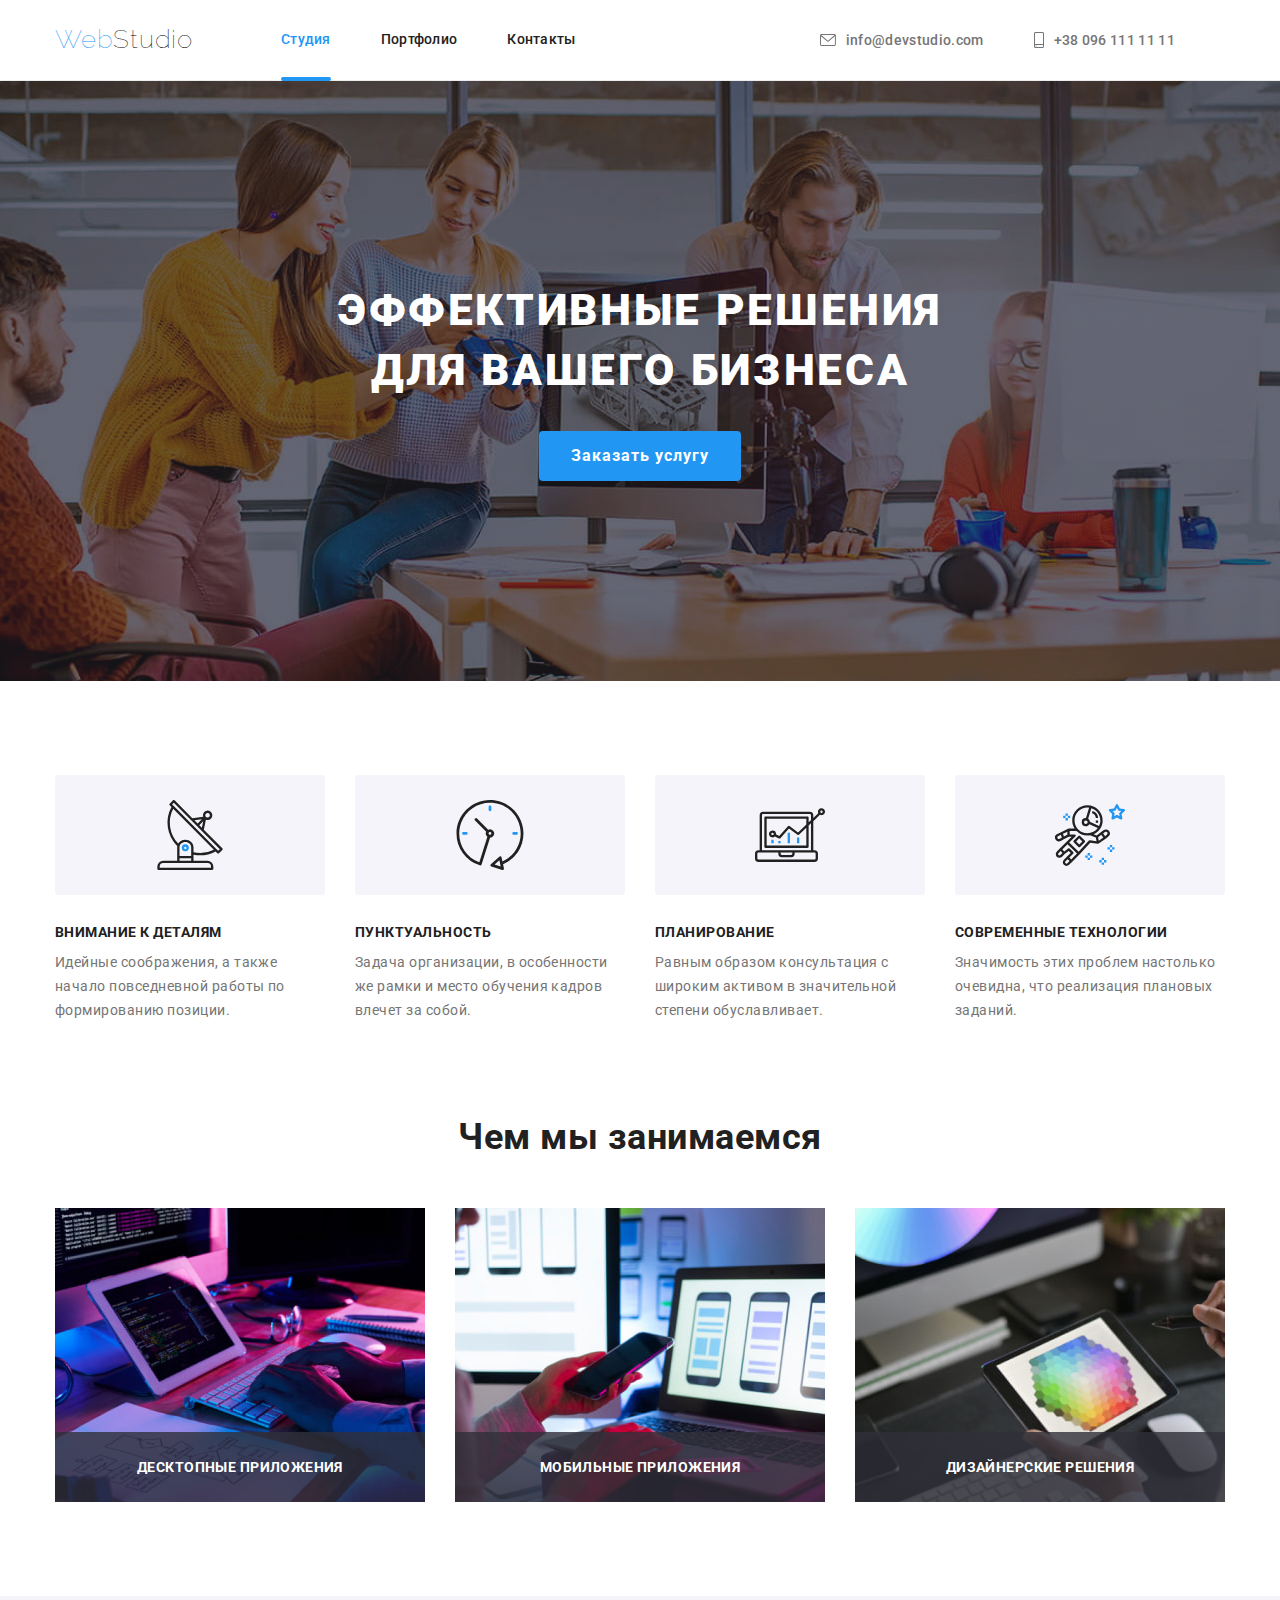
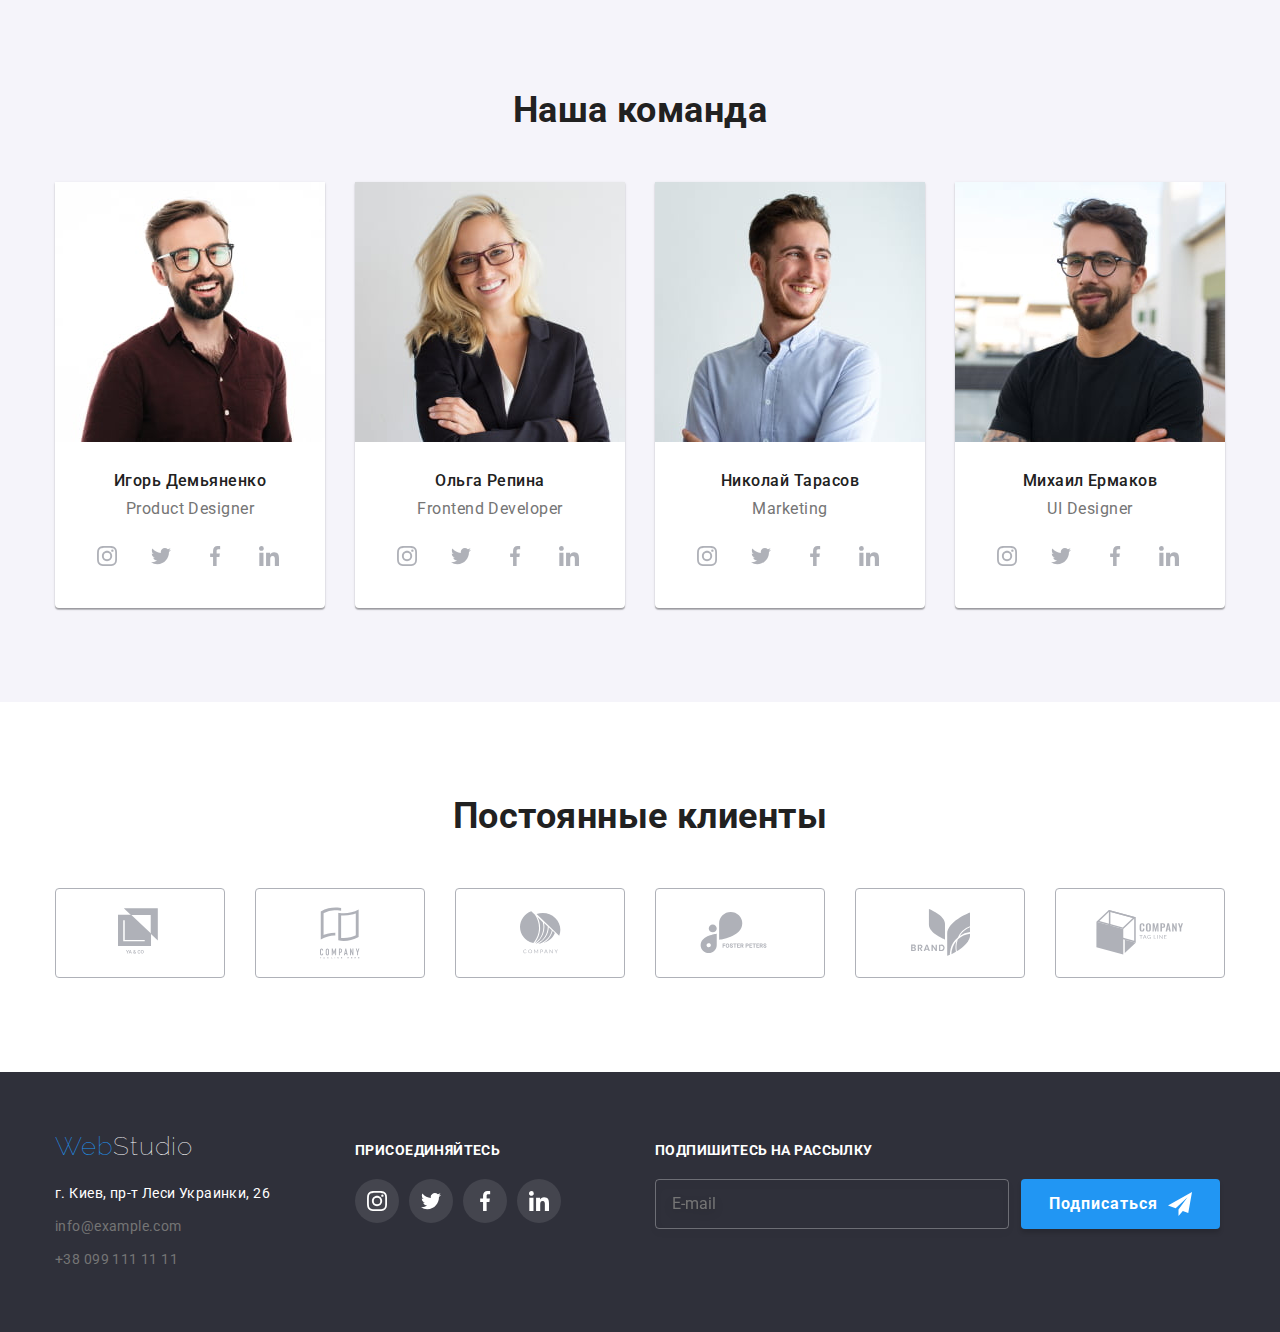
<file: index.html>
<!DOCTYPE html>
<html lang="ru">
  <head>
    <meta charset="UTF-8" />
    <meta http-equiv="X-UA-Compatible" content="IE=edge" />
    <meta name="viewport" content="width=device-width, initial-scale=1.0" />
    <link
      rel="stylesheet"
      href="https://cdnjs.cloudflare.com/ajax/libs/modern-normalize/1.0.0/modern-normalize.min.css"
    />
    <link rel="preconnect" href="https://fonts.gstatic.com" />
    <link
      rel="stylesheet"
      href="https://fonts.googleapis.com/css2?family=Roboto:wght@400;500;700;900&display=swap"
    />
    <link
      rel="stylesheet"
      href="https://fonts.googleapis.com/css2?family=Raleway:wght@700&display=swap"
    />
    <link rel="stylesheet" href="./css/main.min.css" />
    <title>Студия</title>
  </head>
  <body>
    <!-- header -->
    <header class="header">
      <div class="container container__flex">
        <nav class="navigation">
          <a class="logo" href=""
            >Web<span class="logo--dark-color">Studio</span></a
          >
          <button
            type="button"
            class="menu-button"
            aria-expanded="false"
            aria-controls="mobile-menu-container"
            data-menu-button
          >
            <svg
              width="40"
              height="40"
              aria-label="Переключатель мобильного меню"
            >
              <use class="icon-burger" href="./images/icons.svg#burger"></use>
              <use
                class="icon-close-burger"
                href="./images/icons.svg#close-burger"
              ></use>
            </svg>
          </button>
          <div
            class="mobile-menu-container"
            id="mobile-menu-container"
            data-menu
          >
            <ul class="navigation-list list-style">
              <li class="navigation-list__item">
                <a
                  class="navigation-list__text navigation-list__text--current"
                  href="./index.html"
                  >Студия</a
                >
              </li>
              <li class="navigation-list__item">
                <a class="navigation-list__text" href="./portfolio.html"
                  >Портфолио</a
                >
              </li>
              <li class="navigation-list__item">
                <a class="navigation-list__text" href="">Контакты</a>
              </li>
            </ul>
            <div class="menu-contacts">
              <ul class="contacts-list list-style">
                <li class="contacts-list__item">
                  <a
                    class="contacts contacts-list__text contacts-list__text--big-font"
                    href="mailto:info@devstudio.com"
                  >
                    <svg class="icon-envelope" width="16" height="12">
                      <use href="./images/icons.svg#envelope"></use>
                    </svg>
                    info@devstudio.com
                  </a>
                </li>
                <li class="contacts-list__item">
                  <a
                    class="contacts contacts-list__text contacts-list__text--bigger-font"
                    href="tel:+380961111111"
                  >
                    <svg class="icon-smartphone" width="10" height="16">
                      <use href="./images/icons.svg#smartphone"></use>
                    </svg>
                    +38 096 111 11 11
                  </a>
                </li>
              </ul>
              <ul class="social-contacts list-style">
                <li class="social-contacts__item">
                  <a class="social-contacts__link" href="">Instagram</a>
                </li>
                <li class="social-contacts__item">
                  <a class="social-contacts__link" href="">Twitter</a>
                </li>
                <li class="social-contacts__item">
                  <a class="social-contacts__link" href="">Facebook</a>
                </li>
                <li class="social-contacts__item">
                  <a class="social-contacts__link" href="">LinkedIn</a>
                </li>
              </ul>
            </div>
          </div>
        </nav>
      </div>
    </header>
    <!-- main -->
    <main>
      <!-- hero -->
      <section class="hero">
        <div class="container">
          <h1 class="hero__text">
            Эффективные решения <br />для вашего бизнеса
          </h1>
          <button class="hero__button" data-modal-open>Заказать услугу</button>
        </div>
      </section>
      <!-- about -->
      <section class="about">
        <div class="container">
          <h2 class="visually-hidden">О нас</h2>
          <ul class="about-list">
            <li class="thumb icon-antenna">
              <h3 class="about__h-text">Внимание к деталям</h3>
              <p class="about__p-text">
                Идейные соображения, а также начало повседневной работы по
                формированию позиции.
              </p>
            </li>
            <li class="thumb icon-clock">
              <h3 class="about__h-text">Пунктуальность</h3>
              <p class="about__p-text">
                Задача организации, в особенности же рамки и место обучения
                кадров влечет за собой.
              </p>
            </li>
            <li class="thumb icon-diagram">
              <h3 class="about__h-text">Планирование</h3>
              <p class="about__p-text">
                Равным образом консультация с широким активом в значительной
                степени обуславливает.
              </p>
            </li>
            <li class="thumb icon-astronaut">
              <h3 class="about__h-text">Современные технологии</h3>
              <p class="about__p-text">
                Значимость этих проблем настолько очевидна, что реализация
                плановых заданий.
              </p>
            </li>
          </ul>
        </div>
      </section>
      <!-- activity -->
      <section class="activity">
        <div class="container">
          <h2 class="activity__head">Чем мы занимаемся</h2>
          <ul class="activity__list list-style">
            <li>
              <div class="img-card">
                <img
                  src="./images/box-1.jpg"
                  alt="Рабочий стол с компьютером"
                  width="370"
                />
                <div class="img-card__thumb">
                  <h3 class="img-card__thumb-head">Десктопные приложения</h3>
                </div>
              </div>
            </li>
            <li>
              <div class="img-card">
                <img
                  src="./images/box-2.jpg"
                  alt="Ноутбук и телефон"
                  width="370"
                />
                <div class="img-card__thumb">
                  <h3 class="img-card__thumb-head">Мобильные приложения</h3>
                </div>
              </div>
            </li>
            <li>
              <div class="img-card">
                <img
                  src="./images/box-3.jpg"
                  alt="Планшет с изображением"
                  width="370"
                />
                <div class="img-card__thumb">
                  <h3 class="img-card__thumb-head">Дизайнерские решения</h3>
                </div>
              </div>
            </li>
          </ul>
        </div>
      </section>
      <!-- our team -->
      <section class="our-team">
        <div class="container">
          <h2 class="our-team__head">Наша команда</h2>
          <ul class="our-team-list list-style">
            <li class="our-team-card">
              <img
                srcset="
                  ./images/igor-270.jpg 270w,
                  ./images/igor-354.jpg 354w,
                  ./images/igor-450.jpg 450w,
                  ./images/igor-540.jpg 540w,
                  ./images/igor-708.jpg 708w,
                  ./images/igor-900.jpg 900w
                "
                sizes="(min-width: 1200px) 270px, (min-width: 768px) 354px, (min-width: 480px) 450px, 100vw"
                src="./images/igor-450.jpg"
                alt="Игорь Демьяненко"
              />
              <div class="card-text">
                <h3 class="card-text__head">Игорь Демьяненко</h3>
                <p class="card-text__p">Product Designer</p>
                <ul class="social-icons list-style">
                  <li class="social-icons__item">
                    <a class="social-icons__link" href="">
                      <svg width="20" height="20">
                        <use href="./images/icons.svg#instagram"></use>
                      </svg>
                    </a>
                  </li>
                  <li class="social-icons__item">
                    <a class="social-icons__link" href="">
                      <svg width="20" height="20">
                        <use href="./images/icons.svg#twitter"></use>
                      </svg>
                    </a>
                  </li>
                  <li class="social-icons__item">
                    <a class="social-icons__link" href="">
                      <svg width="20" height="20">
                        <use href="./images/icons.svg#facebook"></use>
                      </svg>
                    </a>
                  </li>
                  <li class="social-icons__item">
                    <a class="social-icons__link" href="">
                      <svg width="20" height="20">
                        <use href="./images/icons.svg#linkedin"></use>
                      </svg>
                    </a>
                  </li>
                </ul>
              </div>
            </li>
            <li class="our-team-card">
              <img
                srcset="
                  ./images/olga-270.jpg 270w,
                  ./images/olga-354.jpg 354w,
                  ./images/olga-450.jpg 450w,
                  ./images/olga-540.jpg 540w,
                  ./images/olga-708.jpg 708w,
                  ./images/olga-900.jpg 900w
                "
                sizes="(min-width: 1200px) 270px, (min-width: 768px) 354px, (min-width: 480px) 450px, 100vw"
                src="./images/olga-450.jpg"
                alt="Ольга Репина"
              />
              <div class="card-text">
                <h3 class="card-text__head">Ольга Репина</h3>
                <p class="card-text__p">Frontend Developer</p>
                <ul class="social-icons list-style">
                  <li class="social-icons__item">
                    <a class="social-icons__link" href="">
                      <svg width="20" height="20">
                        <use href="./images/icons.svg#instagram"></use>
                      </svg>
                    </a>
                  </li>
                  <li class="social-icons__item">
                    <a class="social-icons__link" href="">
                      <svg width="20" height="20">
                        <use href="./images/icons.svg#twitter"></use>
                      </svg>
                    </a>
                  </li>
                  <li class="social-icons__item">
                    <a class="social-icons__link" href="">
                      <svg width="20" height="20">
                        <use href="./images/icons.svg#facebook"></use>
                      </svg>
                    </a>
                  </li>
                  <li class="social-icons__item">
                    <a class="social-icons__link" href="">
                      <svg width="20" height="20">
                        <use href="./images/icons.svg#linkedin"></use>
                      </svg>
                    </a>
                  </li>
                </ul>
              </div>
            </li>
            <li class="our-team-card">
              <img
                srcset="
                  ./images/nikolai-270.jpg 270w,
                  ./images/nikolai-354.jpg 354w,
                  ./images/nikolai-450.jpg 450w,
                  ./images/nikolai-540.jpg 540w,
                  ./images/nikolai-708.jpg 708w,
                  ./images/nikolai-900.jpg 900w
                "
                sizes="(min-width: 1200px) 270px, (min-width: 768px) 354px, (min-width: 480px) 450px, 100vw"
                src="./images/nikolai-450.jpg"
                alt="Николай Тарасов"
              />
              <div class="card-text">
                <h3 class="card-text__head">Николай Тарасов</h3>
                <p class="card-text__p">Marketing</p>
                <ul class="social-icons list-style">
                  <li class="social-icons__item">
                    <a class="social-icons__link" href="">
                      <svg width="20" height="20">
                        <use href="./images/icons.svg#instagram"></use>
                      </svg>
                    </a>
                  </li>
                  <li class="social-icons__item">
                    <a class="social-icons__link" href="">
                      <svg width="20" height="20">
                        <use href="./images/icons.svg#twitter"></use>
                      </svg>
                    </a>
                  </li>
                  <li class="social-icons__item">
                    <a class="social-icons__link" href="">
                      <svg width="20" height="20">
                        <use href="./images/icons.svg#facebook"></use>
                      </svg>
                    </a>
                  </li>
                  <li class="social-icons__item">
                    <a class="social-icons__link" href="">
                      <svg width="20" height="20">
                        <use href="./images/icons.svg#linkedin"></use>
                      </svg>
                    </a>
                  </li>
                </ul>
              </div>
            </li>
            <li class="our-team-card">
              <img
                srcset="
                  ./images/mihail-270.jpg 270w,
                  ./images/mihail-354.jpg 354w,
                  ./images/mihail-450.jpg 450w,
                  ./images/mihail-540.jpg 540w,
                  ./images/mihail-708.jpg 708w,
                  ./images/mihail-900.jpg 900w
                "
                sizes="(min-width: 1200px) 270px, (min-width: 768px) 354px, (min-width: 480px) 450px, 100vw"
                src="./images/mihail-450.jpg"
                alt="Михаил Ермаков"
              />
              <div class="card-text">
                <h3 class="card-text__head">Михаил Ермаков</h3>
                <p class="card-text__p">UI Designer</p>
                <ul class="social-icons list-style">
                  <li class="social-icons__item">
                    <a class="social-icons__link" href="">
                      <svg width="20" height="20">
                        <use href="./images/icons.svg#instagram"></use>
                      </svg>
                    </a>
                  </li>
                  <li class="social-icons__item">
                    <a class="social-icons__link" href="">
                      <svg width="20" height="20">
                        <use href="./images/icons.svg#twitter"></use>
                      </svg>
                    </a>
                  </li>
                  <li class="social-icons__item">
                    <a class="social-icons__link" href="">
                      <svg width="20" height="20">
                        <use href="./images/icons.svg#facebook"></use>
                      </svg>
                    </a>
                  </li>
                  <li class="social-icons__item">
                    <a class="social-icons__link" href="">
                      <svg width="20" height="20">
                        <use href="./images/icons.svg#linkedin"></use>
                      </svg>
                    </a>
                  </li>
                </ul>
              </div>
            </li>
          </ul>
        </div>
      </section>
      <!-- regular customers -->
      <section class="regular-customers">
        <div class="container">
          <h2 class="regular-customers__head">Постоянные клиенты</h2>
          <ul class="clients list-style">
            <li class="client">
              <a href="">
                <svg width="44" height="49">
                  <use href="./images/icons.svg#logo1"></use>
                </svg>
              </a>
            </li>
            <li class="client">
              <a href="">
                <svg width="40" height="52">
                  <use href="./images/icons.svg#logo2"></use>
                </svg>
              </a>
            </li>
            <li class="client">
              <a href="">
                <svg width="41" height="43">
                  <use href="./images/icons.svg#logo3"></use>
                </svg>
              </a>
            </li>
            <li class="client">
              <a href="">
                <svg width="80" height="42">
                  <use href="./images/icons.svg#logo4"></use>
                </svg>
              </a>
            </li>
            <li class="client">
              <a href="">
                <svg width="59" height="47">
                  <use href="./images/icons.svg#logo5"></use>
                </svg>
              </a>
            </li>
            <li class="client">
              <a href="">
                <svg width="88" height="45">
                  <use href="./images/icons.svg#logo6"></use>
                </svg>
              </a>
            </li>
          </ul>
        </div>
      </section>
    </main>
    <!-- footer -->
    <footer>
      <div class="container">
        <div class="position">
          <div class="footer-block">
            <a class="logo" href=""
              >Web<span class="logo--light-color">Studio</span></a
            >
            <address class="address">
              <ul class="list-style">
                <li class="address__text address__text--light-color">
                  г. Киев, пр-т Леси Украинки, 26
                </li>
                <li class="address__text address__text--darker-color">
                  <a class="contacts" href="mailto:info@example.com"
                    >info@example.com</a
                  >
                </li>
                <li class="address__text address__text--darker-color">
                  <a class="contacts" href="tel:+380991111111"
                    >+38 099 111 11 11</a
                  >
                </li>
              </ul>
            </address>
          </div>
          <div class="footer-block">
            <strong class="footer-block__call">Присоединяйтесь</strong>
            <ul class="social-icons list-style">
              <li class="social-icons__item">
                <a class="social-icons__link" href="">
                  <svg width="20" height="20">
                    <use href="./images/icons.svg#instagram"></use>
                  </svg>
                </a>
              </li>
              <li class="social-icons__item">
                <a class="social-icons__link" href="">
                  <svg width="20" height="20">
                    <use href="./images/icons.svg#twitter"></use>
                  </svg>
                </a>
              </li>
              <li class="social-icons__item">
                <a class="social-icons__link" href="">
                  <svg width="20" height="20">
                    <use href="./images/icons.svg#facebook"></use>
                  </svg>
                </a>
              </li>
              <li class="social-icons__item">
                <a class="social-icons__link" href="">
                  <svg width="20" height="20">
                    <use href="./images/icons.svg#linkedin"></use>
                  </svg>
                </a>
              </li>
            </ul>
          </div>
          <div class="footer-block">
            <div class="mailing-label">
              <label for="subscribe">Подпишитесь на рассылку</label>
            </div>
            <div class="mailing-items">
              <input
                type="text"
                name="subscribe"
                id="subscribe"
                placeholder="E-mail"
              />
              <button type="submit">Подписаться</button>
            </div>
          </div>
        </div>
      </div>
    </footer>

    <div class="backdrop is-hidden" data-modal>
      <div class="modal">
        <button class="modal-close" data-modal-close>
          <svg class="modal-close__icon">
            <use href="./images/icons.svg#vector"></use>
          </svg>
        </button>
        <form class="modal-form">
          <p class="modal-form__text">
            Оставьте свои данные, мы вам перезвоним
          </p>
          <div class="form-field">
            <label for="name">Имя</label>
            <div class="modal-group">
              <input
                class="modal-group--border"
                type="text"
                name="name"
                id="name"
              />
              <svg class="form-field__icon">
                <use href="./images/icons.svg#modal-person"></use>
              </svg>
            </div>
          </div>
          <div class="form-field">
            <label for="phone">Телефон</label>
            <div class="modal-group">
              <input
                class="modal-group--border"
                type="tel"
                name="phone"
                id="phone"
              />
              <svg class="form-field__icon">
                <use href="./images/icons.svg#modal-phone"></use>
              </svg>
            </div>
          </div>
          <div class="form-field">
            <label for="email">Почта</label>
            <div class="modal-group">
              <input
                class="modal-group--border"
                type="email"
                name="email"
                id="email"
              />
              <svg class="form-field__icon">
                <use href="./images/icons.svg#modal-envelope"></use>
              </svg>
            </div>
          </div>
          <div class="form-field form-field--end-indent">
            <label for="comment">Комментарий</label>
            <textarea
              class="form-field__textarea modal-group--border"
              name="comment"
              id="comment"
              cols="30"
              rows="10"
              placeholder="Введите текст"
            ></textarea>
          </div>
          <div role="group">
            <label class="policy">
              <input class="policy__checkbox" type="checkbox" id="policy" />
              <span class="policy__checkbox-icon"> </span>
              Соглашаюсь с рассылкой и принимаю &nbsp;
              <a class="policy__link" href="">Условия договора</a>
            </label>
          </div>
          <button type="submit">Отправить</button>
        </form>
      </div>
    </div>

    <script src="./js/modal.js"></script>
    <script src="./js/menu.js"></script>
  </body>
</html>
</file>
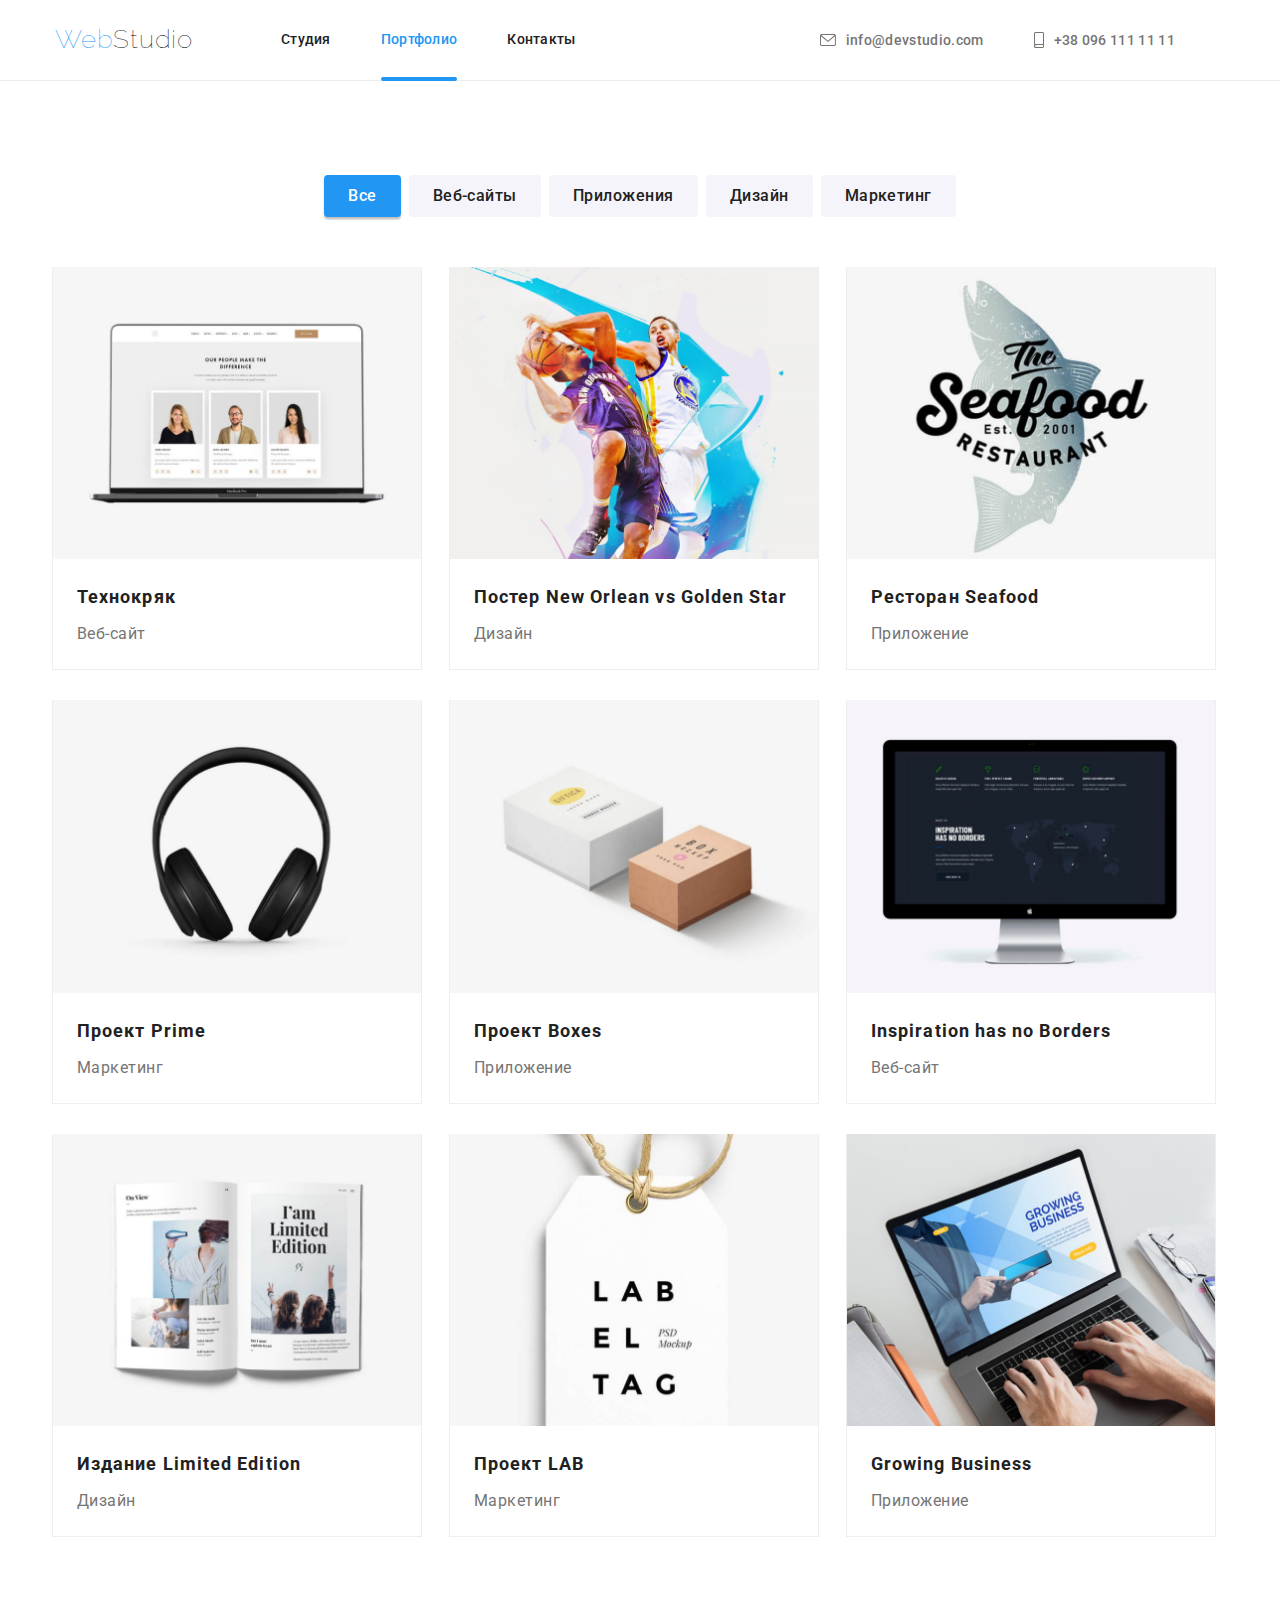
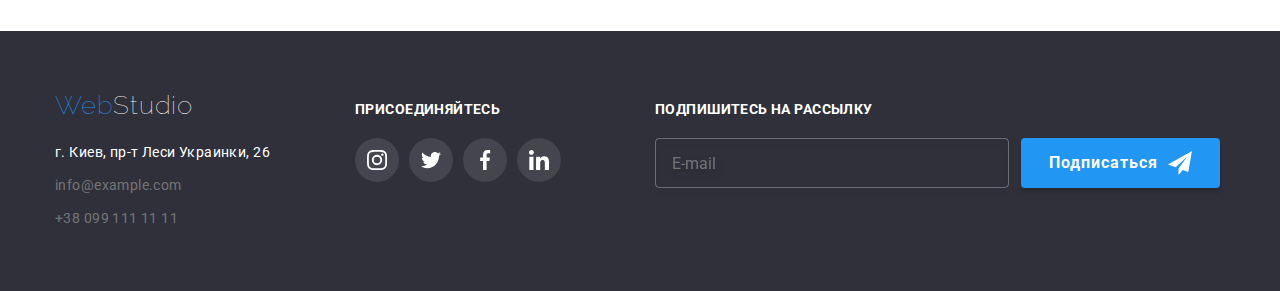
<file: portfolio.html>
<!DOCTYPE html>
<html lang="ru">
  <head>
    <meta charset="UTF-8" />
    <meta http-equiv="X-UA-Compatible" content="IE=edge" />
    <meta name="viewport" content="width=device-width, initial-scale=1.0" />
    <link
      rel="stylesheet"
      href="https://cdnjs.cloudflare.com/ajax/libs/modern-normalize/1.0.0/modern-normalize.min.css"
    />
    <link rel="preconnect" href="https://fonts.gstatic.com" />
    <link
      rel="stylesheet"
      href="https://fonts.googleapis.com/css2?family=Roboto:wght@400;500;700;900&display=swap"
    />
    <link
      rel="stylesheet"
      href="https://fonts.googleapis.com/css2?family=Raleway:wght@700&display=swap"
    />
    <link rel="stylesheet" href="./css/main.min.css" />
    <title>Портфолио</title>
  </head>
  <body>
    <!-- header -->
    <header class="header">
      <div class="container container__flex">
        <nav class="navigation">
          <a class="logo" href=""
            >Web<span class="logo--dark-color">Studio</span></a
          >
          <button
            type="button"
            class="menu-button"
            aria-expanded="false"
            aria-controls="mobile-menu-container"
            data-menu-button
          >
            <svg
              width="40"
              height="40"
              aria-label="Переключатель мобильного меню"
            >
              <use class="icon-burger" href="./images/icons.svg#burger"></use>
              <use
                class="icon-close-burger"
                href="./images/icons.svg#close-burger"
              ></use>
            </svg>
          </button>
          <div
            class="mobile-menu-container"
            id="mobile-menu-container"
            data-menu
          >
            <ul class="navigation-list list-style">
              <li class="navigation-list__item">
                <a class="navigation-list__text" href="./index.html">Студия</a>
              </li>
              <li class="navigation-list__item">
                <a
                  class="navigation-list__text navigation-list__text--current"
                  href="./portfolio.html"
                  >Портфолио</a
                >
              </li>
              <li class="navigation-list__item">
                <a class="navigation-list__text" href="">Контакты</a>
              </li>
            </ul>
            <div class="menu-contacts">
              <ul class="contacts-list list-style">
                <li class="contacts-list__item">
                  <a
                    class="contacts contacts-list__text contacts-list__text--big-font"
                    href="mailto:info@devstudio.com"
                  >
                    <svg class="icon-envelope" width="16" height="12">
                      <use href="./images/icons.svg#envelope"></use>
                    </svg>
                    info@devstudio.com
                  </a>
                </li>
                <li class="contacts-list__item">
                  <a
                    class="contacts contacts-list__text contacts-list__text--bigger-font"
                    href="tel:+380961111111"
                  >
                    <svg class="icon-smartphone" width="10" height="16">
                      <use href="./images/icons.svg#smartphone"></use>
                    </svg>
                    +38 096 111 11 11
                  </a>
                </li>
              </ul>
              <ul class="social-contacts list-style">
                <li class="social-contacts__item">
                  <a class="social-contacts__link" href="">Instagram</a>
                </li>
                <li class="social-contacts__item">
                  <a class="social-contacts__link" href="">Twitter</a>
                </li>
                <li class="social-contacts__item">
                  <a class="social-contacts__link" href="">Facebook</a>
                </li>
                <li class="social-contacts__item">
                  <a class="social-contacts__link" href="">LinkedIn</a>
                </li>
              </ul>
            </div>
          </div>
        </nav>
      </div>
    </header>
    <!-- main -->
    <main>
      <!-- projects -->
      <section class="projects">
        <div class="container">
          <h1 class="visually-hidden">Проекты</h1>
          <ul class="projects-buttons list-style">
            <li class="projects-buttons__item">
              <button class="projects-button first" type="button">Все</button>
            </li>
            <li class="projects-buttons__item">
              <button class="projects-button" type="button">Веб-сайты</button>
            </li>
            <li class="projects-buttons__item">
              <button class="projects-button" type="button">Приложения</button>
            </li>
            <li class="projects-buttons__item">
              <button class="projects-button" type="button">Дизайн</button>
            </li>
            <li class="projects-buttons__item">
              <button class="projects-button" type="button">Маркетинг</button>
            </li>
          </ul>
          <ul class="projects-set list-style">
            <li class="projects-set__item">
              <a href="" class="card">
                <div class="card__overlay">
                  <img
                    srcset="
                      ./images/pr1-354.jpg 354w,
                      ./images/pr1-370.jpg 370w,
                      ./images/pr1-450.jpg 450w,
                      ./images/pr1-708.jpg 708w,
                      ./images/pr1-740.jpg 740w,
                      ./images/pr1-900.jpg 900w
                    "
                    sizes="(min-width: 1200px) 370px, (min-width: 768px) 354px, (min-width: 480px) 450px, 100vw"
                    src="./images/pr1-450.jpg"
                    alt="сайт на экране ноутбука"
                  />
                  <div class="card__caption">
                    <p>
                      Технокряк это современная площадка распространения
                      коронавируса. Компании используют эту платформу для
                      цифрового шпионажа и атак на защищённые сервера
                      конкурентов.
                    </p>
                  </div>
                </div>
                <div class="border">
                  <h2 class="card__head">Технокряк</h2>
                  <p class="card__p-text">Веб-сайт</p>
                </div>
              </a>
            </li>
            <li class="projects-set__item">
              <a href="" class="card">
                <div class="card__overlay">
                  <img
                    srcset="
                      ./images/pr2-354.jpg 354w,
                      ./images/pr2-370.jpg 370w,
                      ./images/pr2-450.jpg 450w,
                      ./images/pr2-708.jpg 708w,
                      ./images/pr2-740.jpg 740w,
                      ./images/pr2-900.jpg 900w
                    "
                    sizes="(min-width: 1200px) 370px, (min-width: 768px) 354px, (min-width: 480px) 450px, 100vw"
                    src="./images/pr2-450.jpg"
                    alt="изображение баскетболистов"
                  />
                  <div class="card__caption">
                    <p>
                      Технокряк это современная площадка распространения
                      коронавируса. Компании используют эту платформу для
                      цифрового шпионажа и атак на защищённые сервера
                      конкурентов.
                    </p>
                  </div>
                </div>
                <div class="border">
                  <h2 class="card__head">Постер New Orlean vs Golden Star</h2>
                  <p class="card__p-text">Дизайн</p>
                </div>
              </a>
            </li>
            <li class="projects-set__item">
              <a href="" class="card">
                <div class="card__overlay">
                  <img
                    srcset="
                      ./images/pr3-354.jpg 354w,
                      ./images/pr3-370.jpg 370w,
                      ./images/pr3-450.jpg 450w,
                      ./images/pr3-708.jpg 708w,
                      ./images/pr3-740.jpg 740w,
                      ./images/pr3-900.jpg 900w
                    "
                    sizes="(min-width: 1200px) 370px, (min-width: 768px) 354px, (min-width: 480px) 450px, 100vw"
                    src="./images/pr3-450.jpg"
                    alt="логотип ресторана"
                  />
                  <div class="card__caption">
                    <p>
                      Технокряк это современная площадка распространения
                      коронавируса. Компании используют эту платформу для
                      цифрового шпионажа и атак на защищённые сервера
                      конкурентов.
                    </p>
                  </div>
                </div>
                <div class="border">
                  <h2 class="card__head">Ресторан Seafood</h2>
                  <p class="card__p-text">Приложение</p>
                </div>
              </a>
            </li>
            <li class="projects-set__item">
              <a href="" class="card">
                <div class="card__overlay">
                  <img
                    srcset="
                      ./images/pr4-354.jpg 354w,
                      ./images/pr4-370.jpg 370w,
                      ./images/pr4-450.jpg 450w,
                      ./images/pr4-708.jpg 708w,
                      ./images/pr4-740.jpg 740w,
                      ./images/pr4-900.jpg 900w
                    "
                    sizes="(min-width: 1200px) 370px, (min-width: 768px) 354px, (min-width: 480px) 450px, 100vw"
                    src="./images/pr4-450.jpg"
                    alt="наушники"
                  />
                  <div class="card__caption">
                    <p>
                      Технокряк это современная площадка распространения
                      коронавируса. Компании используют эту платформу для
                      цифрового шпионажа и атак на защищённые сервера
                      конкурентов.
                    </p>
                  </div>
                </div>
                <div class="border">
                  <h2 class="card__head">Проект Prime</h2>
                  <p class="card__p-text">Маркетинг</p>
                </div>
              </a>
            </li>
            <li class="projects-set__item">
              <a href="" class="card">
                <div class="card__overlay">
                  <img
                    srcset="
                      ./images/pr5-354.jpg 354w,
                      ./images/pr5-370.jpg 370w,
                      ./images/pr5-450.jpg 450w,
                      ./images/pr5-708.jpg 708w,
                      ./images/pr5-740.jpg 740w,
                      ./images/pr5-900.jpg 900w
                    "
                    sizes="(min-width: 1200px) 370px, (min-width: 768px) 354px, (min-width: 480px) 450px, 100vw"
                    src="./images/pr5-450.jpg"
                    alt="две коробочки"
                  />
                  <div class="card__caption">
                    <p>
                      Технокряк это современная площадка распространения
                      коронавируса. Компании используют эту платформу для
                      цифрового шпионажа и атак на защищённые сервера
                      конкурентов.
                    </p>
                  </div>
                </div>
                <div class="border">
                  <h2 class="card__head">Проект Boxes</h2>
                  <p class="card__p-text">Приложение</p>
                </div>
              </a>
            </li>
            <li class="projects-set__item">
              <a href="" class="card">
                <div class="card__overlay">
                  <img
                    srcset="
                      ./images/pr6-354.jpg 354w,
                      ./images/pr6-370.jpg 370w,
                      ./images/pr6-450.jpg 450w,
                      ./images/pr6-708.jpg 708w,
                      ./images/pr6-740.jpg 740w,
                      ./images/pr6-900.jpg 900w
                    "
                    sizes="(min-width: 1200px) 370px, (min-width: 768px) 354px, (min-width: 480px) 450px, 100vw"
                    src="./images/pr6-450.jpg"
                    alt="сайт на экране монитора"
                  />
                  <div class="card__caption">
                    <p>
                      Технокряк это современная площадка распространения
                      коронавируса. Компании используют эту платформу для
                      цифрового шпионажа и атак на защищённые сервера
                      конкурентов.
                    </p>
                  </div>
                </div>
                <div class="border">
                  <h2 class="card__head">Inspiration has no Borders</h2>
                  <p class="card__p-text">Веб-сайт</p>
                </div>
              </a>
            </li>
            <li class="projects-set__item">
              <a href="" class="card">
                <div class="card__overlay">
                  <img
                    srcset="
                      ./images/pr7-354.jpg 354w,
                      ./images/pr7-370.jpg 370w,
                      ./images/pr7-450.jpg 450w,
                      ./images/pr7-708.jpg 708w,
                      ./images/pr7-740.jpg 740w,
                      ./images/pr7-900.jpg 900w
                    "
                    sizes="(min-width: 1200px) 370px, (min-width: 768px) 354px, (min-width: 480px) 450px, 100vw"
                    src="./images/pr7-450.jpg"
                    alt="журнал"
                  />
                  <div class="card__caption">
                    <p>
                      Технокряк это современная площадка распространения
                      коронавируса. Компании используют эту платформу для
                      цифрового шпионажа и атак на защищённые сервера
                      конкурентов.
                    </p>
                  </div>
                </div>
                <div class="border">
                  <h2 class="card__head">Издание Limited Edition</h2>
                  <p class="card__p-text">Дизайн</p>
                </div>
              </a>
            </li>
            <li class="projects-set__item">
              <a href="" class="card">
                <div class="card__overlay">
                  <img
                    srcset="
                      ./images/pr8-354.jpg 354w,
                      ./images/pr8-370.jpg 370w,
                      ./images/pr8-450.jpg 450w,
                      ./images/pr8-708.jpg 708w,
                      ./images/pr8-740.jpg 740w,
                      ./images/pr8-900.jpg 900w
                    "
                    sizes="(min-width: 1200px) 370px, (min-width: 768px) 354px, (min-width: 480px) 450px, 100vw"
                    src="./images/pr8-450.jpg"
                    alt="изображение бирки с надписью"
                  />
                  <div class="card__caption">
                    <p>
                      Технокряк это современная площадка распространения
                      коронавируса. Компании используют эту платформу для
                      цифрового шпионажа и атак на защищённые сервера
                      конкурентов.
                    </p>
                  </div>
                </div>
                <div class="border">
                  <h2 class="card__head">Проект LAB</h2>
                  <p class="card__p-text">Маркетинг</p>
                </div>
              </a>
            </li>
            <li class="projects-set__item">
              <a href="" class="card">
                <div class="card__overlay">
                  <img
                    srcset="
                      ./images/pr9-354.jpg 354w,
                      ./images/pr9-370.jpg 370w,
                      ./images/pr9-450.jpg 450w,
                      ./images/pr9-708.jpg 708w,
                      ./images/pr9-740.jpg 740w,
                      ./images/pr9-900.jpg 900w
                    "
                    sizes="(min-width: 1200px) 370px, (min-width: 768px) 354px, (min-width: 480px) 450px, 100vw"
                    src="./images/pr9-450.jpg"
                    alt="приложение на экране ноутбука"
                  />
                  <div class="card__caption">
                    <p>
                      Технокряк это современная площадка распространения
                      коронавируса. Компании используют эту платформу для
                      цифрового шпионажа и атак на защищённые сервера
                      конкурентов.
                    </p>
                  </div>
                </div>
                <div class="border">
                  <h2 class="card__head">Growing Business</h2>
                  <p class="card__p-text">Приложение</p>
                </div>
              </a>
            </li>
          </ul>
        </div>
      </section>
    </main>
    <!-- footer -->
    <footer>
      <div class="container">
        <div class="position">
          <div class="footer-block">
            <a class="logo" href=""
              >Web<span class="logo--light-color">Studio</span></a
            >
            <address class="address">
              <ul class="list-style">
                <li class="address__text address__text--light-color">
                  г. Киев, пр-т Леси Украинки, 26
                </li>
                <li class="address__text address__text--darker-color">
                  <a class="contacts" href="mailto:info@example.com"
                    >info@example.com</a
                  >
                </li>
                <li class="address__text address__text--darker-color">
                  <a class="contacts" href="tel:+380991111111"
                    >+38 099 111 11 11</a
                  >
                </li>
              </ul>
            </address>
          </div>
          <div class="footer-block">
            <strong class="footer-block__call">Присоединяйтесь</strong>
            <ul class="social-icons list-style">
              <li class="social-icons__item">
                <a class="social-icons__link" href="">
                  <svg width="20" height="20">
                    <use href="./images/icons.svg#instagram"></use>
                  </svg>
                </a>
              </li>
              <li class="social-icons__item">
                <a class="social-icons__link" href="">
                  <svg width="20" height="20">
                    <use href="./images/icons.svg#twitter"></use>
                  </svg>
                </a>
              </li>
              <li class="social-icons__item">
                <a class="social-icons__link" href="">
                  <svg width="20" height="20">
                    <use href="./images/icons.svg#facebook"></use>
                  </svg>
                </a>
              </li>
              <li class="social-icons__item">
                <a class="social-icons__link" href="">
                  <svg width="20" height="20">
                    <use href="./images/icons.svg#linkedin"></use>
                  </svg>
                </a>
              </li>
            </ul>
          </div>
          <div class="footer-block">
            <div class="mailing-label">
              <label for="subscribe">Подпишитесь на рассылку</label>
            </div>
            <div class="mailing-items">
              <input
                type="text"
                name="subscribe"
                id="subscribe"
                placeholder="E-mail"
              />
              <button type="submit">Подписаться</button>
            </div>
          </div>
        </div>
      </div>
    </footer>

    <script src="./js/menu.js"></script>
  </body>
</html>
</file>
<file: css/main.min.css>
:root{--first-logo-color: #2196f3;--logo-dark-color: #000000;--logo-light-color: #fff;--highlight-color: #2196f3;--back-dark-color: #2f303a;--back-light-color: #fff;--back-darker-color: #f5f4fa;--link-p-text-color: #757575;--main-text-color: #212121;--icon-color: #afb1b8}html{-webkit-box-sizing:border-box;box-sizing:border-box}*,*::after,*::before{-webkit-box-sizing:inherit;box-sizing:inherit}.container{margin-left:auto;margin-right:auto;padding:0 15px 0 15px}@media screen and (min-width: 480px){.container{width:480px}}@media screen and (min-width: 768px){.container{width:768px}}@media screen and (min-width: 1200px){.container{width:1200px}}.visually-hidden{position:absolute;width:1px;height:1px;margin:-1px;border:0;padding:0;clip:rect(0 0 0 0);overflow:hidden}h1,h2,h3,h4,h5,h6,p{margin-top:0;margin-bottom:0;padding:0}.list-style{list-style:none;padding-left:0;margin:0}img{display:block;max-width:100%;height:auto}body{font-family:'Roboto', sans-serif;color:#212121}h2,h3{color:var(--main-text-color)}li{list-style-type:none}a{text-decoration:none}button{cursor:pointer}.body.modal-open{overflow:hidden}.logo{font-family:'Raleway', sans-serif;font-size:26px;font-weight:100;letter-spacing:0.03em;color:var(--first-logo-color)}.logo .logo--dark-color{color:var(--logo-dark-color)}.logo .logo--light-color{color:var(--logo-light-color)}@media screen and (max-width: 767px){.logo{font-size:24px;line-height:1.17;padding-top:16px;padding-bottom:16px}}@media screen and (min-width: 768px){.logo{margin-right:88px;padding-top:26px;padding-bottom:26px}}@media screen and (min-width: 1200px){.logo{padding-top:24px;padding-bottom:25px}}.navigation{display:-webkit-box;display:-ms-flexbox;display:flex;-webkit-box-pack:justify;-ms-flex-pack:justify;justify-content:space-between;-webkit-box-align:center;-ms-flex-align:center;align-items:center}.mobile-menu-container{background-color:var(--back-light-color)}@media screen and (max-width: 767px){.mobile-menu-container{display:none;position:absolute;top:0;left:0;width:100%;height:100vh}.mobile-menu-container.is-open{display:-webkit-box;display:-ms-flexbox;display:flex;-webkit-box-orient:vertical;-webkit-box-direction:normal;-ms-flex-direction:column;flex-direction:column;-webkit-box-pack:justify;-ms-flex-pack:justify;justify-content:space-between;z-index:998;position:fixed;overflow:auto;padding:48px 40px}}@media screen and (min-width: 768px){.mobile-menu-container{display:-webkit-box;display:-ms-flexbox;display:flex;-webkit-box-flex:1;-ms-flex-positive:1;flex-grow:1;-webkit-box-pack:justify;-ms-flex-pack:justify;justify-content:space-between}}.menu-button{display:-webkit-inline-box;display:-ms-inline-flexbox;display:inline-flex;-webkit-box-align:center;-ms-flex-align:center;align-items:center;width:40px;height:40px;margin:0;padding:0;border:none;background-color:transparent}@media screen and (min-width: 768px){.menu-button{display:none}}.menu-button .icon-close-burger{display:none}.menu-button.is-open{z-index:999;position:fixed;right:15px}.menu-button.is-open .icon-close-burger{display:block}.menu-button.is-open .icon-burger{display:none}.menu-button:hover .icon-burger,.menu-button:focus .icon-burger,.menu-button:hover .icon-close-burger,.menu-button:focus .icon-close-burger{fill:var(--highlight-color)}.icon-burger,.icon-close-burger{-webkit-transition-property:fill;transition-property:fill;-webkit-transition-duration:250ms;transition-duration:250ms;-webkit-transition-timing-function:cubic-bezier(0.4, 0, 0.2, 1);transition-timing-function:cubic-bezier(0.4, 0, 0.2, 1)}.navigation-list{letter-spacing:0.02em}@media screen and (min-width: 768px){.navigation-list{display:-webkit-box;display:-ms-flexbox;display:flex}}.navigation-list__text{display:inline-block;font-weight:500;color:var(--main-text-color);font-size:40px;line-height:1.175;letter-spacing:0.02em;-webkit-transition-property:color;transition-property:color;-webkit-transition-duration:250ms;transition-duration:250ms;-webkit-transition-timing-function:cubic-bezier(0.4, 0, 0.2, 1);transition-timing-function:cubic-bezier(0.4, 0, 0.2, 1)}@media screen and (max-width: 380px){.navigation-list__text{font-size:30px}}@media screen and (min-width: 768px){.navigation-list__text{padding:32px 0 32px 0;font-size:14px;line-height:1.14}}.navigation-list__text:hover,.navigation-list__text:focus{color:var(--highlight-color);fill:var(--highlight-color)}.navigation-list__text--current{position:relative;color:var(--highlight-color)}@media screen and (min-width: 768px){.navigation-list__text--current::after{position:absolute;bottom:-1px;width:100%;content:'';display:block;height:4px;background:#2196f3;border-radius:2px;background-repeat:no-repeat;background-position:bottom}}@media screen and (max-width: 767px){.navigation-list__item:not(:last-child){margin-bottom:32px}}@media screen and (min-width: 768px){.navigation-list__item:not(:last-child){margin-right:50px}}.icon-envelope,.icon-smartphone{margin-right:10px;fill:currentColor}@media screen and (max-width: 767px){.icon-envelope,.icon-smartphone{display:none}}@media screen and (min-width: 768px) and (max-width: 1199px){.icon-envelope{width:14px;height:10px}}@media screen and (min-width: 768px) and (max-width: 1199px){.icon-smartphone{width:10px;height:14px}}.contacts{color:var(--link-p-text-color);-webkit-transition-property:color;transition-property:color;-webkit-transition-duration:250ms;transition-duration:250ms;-webkit-transition-timing-function:cubic-bezier(0.4, 0, 0.2, 1);transition-timing-function:cubic-bezier(0.4, 0, 0.2, 1)}.contacts:hover,.contacts:focus{color:var(--highlight-color);fill:var(--highlight-color)}@media screen and (min-width: 768px){.menu-contacts{display:-webkit-box;display:-ms-flexbox;display:flex}}.contacts-list{margin-left:auto;letter-spacing:0.02em}@media screen and (max-width: 767px){.contacts-list{display:-webkit-box;display:-ms-flexbox;display:flex;-webkit-box-orient:vertical;-webkit-box-direction:reverse;-ms-flex-direction:column-reverse;flex-direction:column-reverse;margin-left:0;margin-bottom:64px}}@media screen and (min-width: 768px) and (max-width: 1199px){.contacts-list{-ms-flex-item-align:center;-ms-grid-row-align:center;align-self:center;padding-top:21px;padding-bottom:21px}}@media screen and (min-width: 1200px){.contacts-list{display:-webkit-box;display:-ms-flexbox;display:flex;-webkit-box-align:center;-ms-flex-align:center;align-items:center}}@media screen and (min-width: 768px) and (max-width: 1199px){.contacts-list__item{margin-bottom:10px}}@media screen and (min-width: 1200px){.contacts-list__item{margin-right:50px}}@media screen and (max-width: 767px){.contacts-list__item:last-child{margin-bottom:32px}}@media screen and (min-width: 768px) and (max-width: 1199px){.contacts-list__item:last-child{margin-bottom:0}}.contacts-list__text{-webkit-box-align:center;-ms-flex-align:center;align-items:center;padding:0;font-weight:500}@media screen and (min-width: 768px){.contacts-list__text{display:-webkit-box;display:-ms-flexbox;display:flex;-webkit-box-align:center;-ms-flex-align:center;align-items:center;font-size:12px}}@media screen and (min-width: 1200px){.contacts-list__text{font-size:14px;padding:32px 0 32px 0}}@media screen and (max-width: 380px){.contacts-list__text--big-font{font-size:18px}}@media screen and (min-width: 381px) and (max-width: 767px){.contacts-list__text--big-font{font-size:24px;line-height:1.16}}@media screen and (max-width: 380px){.contacts-list__text--bigger-font{color:var(--highlight-color);font-size:26px;line-height:1.17}}@media screen and (min-width: 381px) and (max-width: 767px){.contacts-list__text--bigger-font{color:var(--highlight-color);font-size:34px;line-height:1.17}}.social-contacts{display:-webkit-box;display:-ms-flexbox;display:flex}@media screen and (min-width: 768px){.social-contacts{display:none}}.social-contacts__item:not(:last-child){margin-right:15px;padding-right:10px;border-right:1px solid rgba(33,33,33,0.2)}.social-contacts__link{font-weight:500;font-size:18px;line-height:1.22;letter-spacing:0.02em;color:var(--highlight-color)}@media screen and (max-width: 380px){.social-contacts__link{font-size:10px}}@media screen and (min-width: 381px) and (max-width: 480px){.social-contacts__link{font-size:14px}}header{position:relative;background-color:var(--back-light-color);border-bottom:1px solid #ececec}.hero{height:600px;max-width:1600px;margin-left:auto;margin-right:auto;padding-top:200px;padding-bottom:200px;background-size:cover;background-repeat:no-repeat;background-position:center;background-color:var(--back-dark-color);letter-spacing:0.06em;text-align:center;-webkit-box-pack:center;-ms-flex-pack:center;justify-content:center}@media screen and (max-width: 480px){.hero{background-image:-webkit-gradient(linear, left top, right top, from(rgba(47,48,58,0.4)), to(rgba(47,48,58,0.4))),url(../images/Hero-480.jpg);background-image:linear-gradient(to right, rgba(47,48,58,0.4), rgba(47,48,58,0.4)),url(../images/Hero-480.jpg)}}@media screen and (max-width: 480px) and (min-device-pixel-ratio: 2), screen and (max-width: 480px) and (-webkit-min-device-pixel-ratio: 2), screen and (max-width: 480px) and (min-resolution: 192dpi), screen and (max-width: 480px) and (min-resolution: 2dppx){.hero{background-image:-webkit-gradient(linear, left top, right top, from(rgba(47,48,58,0.4)), to(rgba(47,48,58,0.4))),url(../images/Hero-960.jpg);background-image:linear-gradient(to right, rgba(47,48,58,0.4), rgba(47,48,58,0.4)),url(../images/Hero-960.jpg)}}@media screen and (min-width: 481px) and (max-width: 768px){.hero{background-image:-webkit-gradient(linear, left top, right top, from(rgba(47,48,58,0.4)), to(rgba(47,48,58,0.4))),url(../images/Hero-768.jpg);background-image:linear-gradient(to right, rgba(47,48,58,0.4), rgba(47,48,58,0.4)),url(../images/Hero-768.jpg)}}@media screen and (min-width: 481px) and (max-width: 768px) and (min-device-pixel-ratio: 2), screen and (min-width: 481px) and (max-width: 768px) and (-webkit-min-device-pixel-ratio: 2), screen and (min-width: 481px) and (max-width: 768px) and (min-resolution: 192dpi), screen and (min-width: 481px) and (max-width: 768px) and (min-resolution: 2dppx){.hero{background-image:-webkit-gradient(linear, left top, right top, from(rgba(47,48,58,0.4)), to(rgba(47,48,58,0.4))),url(../images/Hero-1536.jpg);background-image:linear-gradient(to right, rgba(47,48,58,0.4), rgba(47,48,58,0.4)),url(../images/Hero-1536.jpg)}}@media screen and (min-width: 769px) and (max-width: 1600px){.hero{background-image:-webkit-gradient(linear, left top, right top, from(rgba(47,48,58,0.4)), to(rgba(47,48,58,0.4))),url(../images/Hero-1600.jpg);background-image:linear-gradient(to right, rgba(47,48,58,0.4), rgba(47,48,58,0.4)),url(../images/Hero-1600.jpg)}}@media screen and (min-width: 769px) and (max-width: 1600px) and (min-device-pixel-ratio: 2), screen and (min-width: 769px) and (max-width: 1600px) and (-webkit-min-device-pixel-ratio: 2), screen and (min-width: 769px) and (max-width: 1600px) and (min-resolution: 192dpi), screen and (min-width: 769px) and (max-width: 1600px) and (min-resolution: 2dppx){.hero{background-image:-webkit-gradient(linear, left top, right top, from(rgba(47,48,58,0.4)), to(rgba(47,48,58,0.4))),url(../images/Hero-3200.jpg);background-image:linear-gradient(to right, rgba(47,48,58,0.4), rgba(47,48,58,0.4)),url(../images/Hero-3200.jpg)}}@media screen and (min-width: 1601px){.hero{background-image:-webkit-gradient(linear, left top, right top, from(rgba(47,48,58,0.4)), to(rgba(47,48,58,0.4))),url(../images/Hero-3200.jpg);background-image:linear-gradient(to right, rgba(47,48,58,0.4), rgba(47,48,58,0.4)),url(../images/Hero-3200.jpg)}}@media screen and (min-width: 1601px) and (min-device-pixel-ratio: 2), screen and (min-width: 1601px) and (-webkit-min-device-pixel-ratio: 2), screen and (min-width: 1601px) and (min-resolution: 192dpi), screen and (min-width: 1601px) and (min-resolution: 2dppx){.hero{background-image:-webkit-gradient(linear, left top, right top, from(rgba(47,48,58,0.4)), to(rgba(47,48,58,0.4))),url(../images/Hero-6400.jpg);background-image:linear-gradient(to right, rgba(47,48,58,0.4), rgba(47,48,58,0.4)),url(../images/Hero-6400.jpg)}}@media screen and (max-width: 1199px){.hero{padding-top:118px;padding-bottom:118px;height:400px}}.hero__text{font-weight:900;text-align:center;text-transform:uppercase;letter-spacing:0.06em;color:var(--back-light-color);margin:0 0 30px 0}@media screen and (max-width: 479px){.hero__text{font-size:20px;line-height:1.61}}@media screen and (min-width: 480px){.hero__text{font-size:26px;line-height:1.61}}@media screen and (min-width: 1200px){.hero__text{font-size:44px;line-height:1.36}}.hero__button{font-family:'Roboto', sans-serif;font-size:16px;line-height:1.875;letter-spacing:0.06em;font-weight:700;background-color:var(--highlight-color);border:none;color:var(--back-light-color);padding:10px 32px;border-radius:4px}.about{letter-spacing:0.03em;background-color:var(--back-light-color);padding-top:94px;padding-bottom:94px}@media screen and (max-width: 1199px){.about{padding-top:60px;padding-bottom:60px}}.about-list{margin-bottom:0;padding:0}@media screen and (max-width: 767px){.about-list .thumb:not(:last-child){margin-bottom:30px}}@media screen and (min-width: 768px){.about-list{display:-webkit-box;display:-ms-flexbox;display:flex;-ms-flex-wrap:wrap;flex-wrap:wrap;margin-left:-30px;margin-top:-30px}}@media screen and (min-width: 1200px){.thumb{margin-left:30px;margin-top:30px;-ms-flex-preferred-size:calc((100% - 120px) / 4);flex-basis:calc((100% - 120px) / 4)}}@media screen and (min-width: 768px) and (max-width: 1199px){.thumb{margin-left:30px;margin-top:30px;-ms-flex-preferred-size:calc((100% - 60px) / 2);flex-basis:calc((100% - 60px) / 2)}}.about__h-text{font-size:14px;font-weight:700;line-height:1.14;text-transform:uppercase;margin-bottom:10px;color:var(--main-text-color)}@media screen and (max-width: 768px){.about__h-text{text-align:center}}.about__p-text{font-size:14px;font-weight:normal;line-height:1.71;color:var(--link-p-text-color)}.thumb::before{content:'';display:block;height:120px;margin-bottom:30px;border-radius:4px;background:#f5f4fa;background-repeat:no-repeat;background-position:center}.icon-antenna::before{background-image:url(../images/antenna.svg)}.icon-clock::before{background-image:url(../images/clock.svg)}.icon-diagram::before{background-image:url(../images/diagram.svg)}.icon-astronaut::before{background-image:url(../images/astronaut.svg)}.activity{padding-bottom:94px;background-color:var(--back-light-color);letter-spacing:0.03em}@media screen and (max-width: 1199px){.activity{display:none}}.activity__head{text-align:center;font-size:36px;font-weight:700;margin-bottom:50px}.activity__list{display:-webkit-box;display:-ms-flexbox;display:flex}.activity__list>li:not(:last-child){margin-right:30px}.img-card{position:relative}.img-card__thumb{position:absolute;bottom:0;width:100%;height:70px;-webkit-box-align:center;-ms-flex-align:center;align-items:center;display:-webkit-box;display:-ms-flexbox;display:flex;-webkit-box-pack:center;-ms-flex-pack:center;justify-content:center;background:rgba(47,48,58,0.8)}.img-card__thumb-head{font-family:'Roboto', sans-serif;font-size:14px;font-weight:700;text-transform:uppercase;letter-spacing:0.03em;color:var(--back-light-color)}.our-team{padding-top:94px;padding-bottom:94px;background-color:var(--back-darker-color);letter-spacing:0.03em}@media screen and (max-width: 1199px){.our-team{padding-top:60px;padding-bottom:60px}}.our-team__head{text-align:center;font-size:36px;font-weight:700;margin-bottom:30px}@media screen and (min-width: 768px) and (max-width: 1199px){.our-team__head{margin-bottom:30px}}@media screen and (min-width: 1200px){.our-team__head{margin-bottom:50px}}@media screen and (min-width: 768px){.our-team-list{display:-webkit-box;display:-ms-flexbox;display:flex;-ms-flex-wrap:wrap;flex-wrap:wrap;margin-left:-30px;margin-top:-30px}}.our-team-card{background-color:var(--back-light-color);-webkit-box-shadow:0px 1px 3px rgba(0,0,0,0.12),0px 1px 1px rgba(0,0,0,0.14),0px 2px 1px rgba(0,0,0,0.2);box-shadow:0px 1px 3px rgba(0,0,0,0.12),0px 1px 1px rgba(0,0,0,0.14),0px 2px 1px rgba(0,0,0,0.2);border-radius:0px 0px 4px 4px}.our-team-card img{width:450px}@media screen and (max-width: 767px){.our-team-card:not(:last-child){margin-bottom:30px}}@media screen and (min-width: 768px) and (max-width: 1199px){.our-team-card{margin-left:30px;margin-top:30px;-ms-flex-preferred-size:calc((100% - 60px) / 2);flex-basis:calc((100% - 60px) / 2)}.our-team-card:last-child{margin-right:0px}}@media screen and (min-width: 1200px){.our-team-card{margin-left:30px;margin-top:30px;-ms-flex-preferred-size:calc((100% - 120px) / 4);flex-basis:calc((100% - 120px) / 4)}}.card-text{padding:30px}.card-text__head{font-size:16px;font-weight:500;margin-bottom:10px;text-align:center;color:var(--main-text-color)}.card-text__p{font-size:16px;margin-bottom:16px;text-align:center;color:var(--link-p-text-color)}.social-icons{display:-webkit-box;display:-ms-flexbox;display:flex}@media screen and (max-width: 1199px){.social-icons{-webkit-box-pack:center;-ms-flex-pack:center;justify-content:center}}.social-icons__link{display:-webkit-box;display:-ms-flexbox;display:flex;width:44px;height:44px;-webkit-box-align:center;-ms-flex-align:center;align-items:center;-webkit-box-pack:center;-ms-flex-pack:center;justify-content:center;border-radius:50%;fill:var(--icon-color);-webkit-transition-property:background-color, fill;transition-property:background-color, fill;-webkit-transition-duration:250ms;transition-duration:250ms;-webkit-transition-timing-function:cubic-bezier(0.4, 0, 0.2, 1);transition-timing-function:cubic-bezier(0.4, 0, 0.2, 1)}.social-icons__link:hover,.social-icons__link:focus{background-color:var(--highlight-color);fill:#fff}.social-icons__item:not(:last-child){margin-right:10px}.regular-customers{padding-top:94px;padding-bottom:94px;letter-spacing:0.03em}@media screen and (max-width: 1199px){.regular-customers{padding-top:60px;padding-bottom:60px}}.regular-customers__head{text-align:center;font-size:36px;font-weight:700;margin-bottom:50px}.clients{display:-webkit-box;display:-ms-flexbox;display:flex;-ms-flex-wrap:wrap;flex-wrap:wrap;margin-left:-30px;margin-top:-30px}@media screen and (min-width: 768px){.clients{margin-left:-30px;margin-top:-50px}}@media screen and (max-width: 1199px){.clients{-webkit-box-pack:center;-ms-flex-pack:center;justify-content:center}}.client{margin-left:30px;margin-top:30px;-ms-flex-preferred-size:calc((100% - 180px) / 6);flex-basis:calc((100% - 180px) / 6)}@media screen and (min-width: 768px){.client{margin-left:30px;margin-top:50px}}.client a{display:-webkit-box;display:-ms-flexbox;display:flex;width:170px;height:90px;-webkit-box-pack:center;-ms-flex-pack:center;justify-content:center;-webkit-box-align:center;-ms-flex-align:center;align-items:center;fill:var(--icon-color);border:1px solid var(--icon-color);border-radius:4px;-webkit-transition-property:fill, border-color;transition-property:fill, border-color;-webkit-transition-duration:250ms;transition-duration:250ms;-webkit-transition-timing-function:cubic-bezier(0.4, 0, 0.2, 1);transition-timing-function:cubic-bezier(0.4, 0, 0.2, 1)}.client a:hover,.client a:focus{fill:var(--highlight-color);border-color:var(--highlight-color)}.client:last-child{margin-right:0}footer{background-color:var(--back-dark-color);padding-top:60px;padding-bottom:60px}footer .logo{display:inline-block;margin:0 0 20px 0;padding:0}@media screen and (max-width: 1199px){footer .logo{display:block;text-align:center}}footer li:last-child{margin-bottom:0px}@media screen and (max-width: 1199px){.address{text-align:center;margin-bottom:60px}}.address__text{font-size:14px;line-height:1.71;letter-spacing:0.03em;font-style:normal;margin-bottom:9px}.address__text--light-color{color:var(--back-light-color)}.address__text--darker-color{color:var(--link-p-text-color)}@media screen and (min-width: 768px) and (max-width: 1199px){.position{display:-webkit-box;display:-ms-flexbox;display:flex;-ms-flex-wrap:wrap;flex-wrap:wrap}}@media screen and (min-width: 1200px){.position{display:-webkit-box;display:-ms-flexbox;display:flex;-webkit-box-align:baseline;-ms-flex-align:baseline;align-items:baseline;-webkit-box-pack:justify;-ms-flex-pack:justify;justify-content:space-between}}.footer-block{-ms-flex-preferred-size:calc((50% - 45px) / 2);flex-basis:calc((50% - 45px) / 2)}@media screen and (min-width: 768px) and (max-width: 1199px){.footer-block{-ms-flex-preferred-size:50%;flex-basis:50%}}.footer-block:last-child{-ms-flex-preferred-size:calc(50% - 15px);flex-basis:calc(50% - 15px)}@media screen and (min-width: 768px) and (max-width: 1199px){.footer-block:last-child{-ms-flex-preferred-size:450px;flex-basis:450px;margin:0 auto}}.footer-block .social-icons__link{width:44px;height:44px;-webkit-box-align:center;-ms-flex-align:center;align-items:center;-webkit-box-pack:center;-ms-flex-pack:center;justify-content:center;border-radius:50%;fill:var(--back-light-color);background-color:rgba(255,255,255,0.1);-webkit-transition-property:background-color;transition-property:background-color;-webkit-transition-duration:250ms;transition-duration:250ms;-webkit-transition-timing-function:cubic-bezier(0.4, 0, 0.2, 1);transition-timing-function:cubic-bezier(0.4, 0, 0.2, 1)}@media screen and (min-width: 1200px){.footer-block .social-icons__link{display:-webkit-box;display:-ms-flexbox;display:flex}}.footer-block .social-icons__link:hover,.footer-block .social-icons__link:focus{background-color:var(--highlight-color)}.footer-block__call{font-family:'Roboto', sans-serif;font-size:14px;font-weight:700;line-height:1.14;text-transform:uppercase;letter-spacing:0.03em;color:var(--back-light-color);margin-bottom:20px}@media screen and (min-width: 1200px){.footer-block__call{display:-webkit-inline-box;display:-ms-inline-flexbox;display:inline-flex}}@media screen and (max-width: 1199px){.footer-block__call{display:block;text-align:center}}.mailing-label{font-style:normal;font-weight:bold;font-size:14px;line-height:1.14;letter-spacing:0.03em;text-transform:uppercase;color:var(--back-light-color);margin-bottom:20px}@media screen and (max-width: 767px){.mailing-label{text-align:center;margin-top:60px}}@media screen and (min-width: 768px) and (max-width: 1199px){.mailing-label{text-align:center}}@media screen and (max-width: 1199px){.mailing-items{text-align:center}}@media screen and (min-width: 1200px){.mailing-items{display:-webkit-box;display:-ms-flexbox;display:flex}}.mailing-items input{padding-left:16px;height:50px;width:calc(100% - 216px);margin-right:12px;background:transparent;color:var(--back-light-color);border:1px solid rgba(255,255,255,0.3);-webkit-box-sizing:border-box;box-sizing:border-box;-webkit-filter:drop-shadow(0px 4px 4px rgba(0,0,0,0.15));filter:drop-shadow(0px 4px 4px rgba(0,0,0,0.15));border-radius:4px}@media screen and (max-width: 1199px){.mailing-items input{display:block;width:100%;margin-bottom:20px}}.mailing-items button{display:-webkit-box;display:-ms-flexbox;display:flex;-webkit-box-align:center;-ms-flex-align:center;align-items:center;-webkit-box-pack:center;-ms-flex-pack:center;justify-content:center;padding:10px 28px;background:var(--highlight-color);-webkit-box-shadow:0px 4px 4px rgba(0,0,0,0.15);box-shadow:0px 4px 4px rgba(0,0,0,0.15);border-radius:4px;font-family:'Roboto', sans-serif;font-style:normal;font-weight:bold;font-size:16px;line-height:1.875;letter-spacing:0.06em;color:var(--back-light-color);border:transparent}@media screen and (min-width: 768px) and (max-width: 1199px){.mailing-items button{margin:0 auto}}.mailing-items button::after{content:'';width:24px;height:24px;margin-left:10px;background-image:url(../images/send.svg);background-repeat:no-repeat}@media screen and (max-width: 767px){.mailing-items button{display:-webkit-inline-box;display:-ms-inline-flexbox;display:inline-flex}}.backdrop{position:fixed;top:0;left:0;width:100%;height:100%;background-color:rgba(0,0,0,0.2);opacity:1;-webkit-transition-property:opacity;transition-property:opacity;-webkit-transition-duration:250ms;transition-duration:250ms;-webkit-transition-timing-function:cubic-bezier(0.4, 0, 0.2, 1);transition-timing-function:cubic-bezier(0.4, 0, 0.2, 1)}@media screen and (max-width: 768px){.backdrop{padding:94px 15px;overflow-y:scroll}}.backdrop.is-hidden{opacity:0;visibility:hidden;pointer-events:none;-webkit-transition-property:opacity, visibility;transition-property:opacity, visibility;-webkit-transition-duration:250ms;transition-duration:250ms;-webkit-transition-timing-function:cubic-bezier(0.4, 0, 0.2, 1);transition-timing-function:cubic-bezier(0.4, 0, 0.2, 1)}.modal{position:relative;background-color:#fff;-webkit-box-shadow:0px 1px 3px rgba(0,0,0,0.12),0px 1px 1px rgba(0,0,0,0.14),0px 2px 1px rgba(0,0,0,0.2);box-shadow:0px 1px 3px rgba(0,0,0,0.12),0px 1px 1px rgba(0,0,0,0.14),0px 2px 1px rgba(0,0,0,0.2);border-radius:4px;max-width:450px;margin:0 auto}@media screen and (min-width: 768px){.modal{position:absolute;top:50%;left:50%;-webkit-transform:translate(-50%, -50%);transform:translate(-50%, -50%);width:450px}}@media screen and (min-width: 1200px){.modal{position:absolute;top:50%;left:50%;-webkit-transform:translate(-50%, -50%);transform:translate(-50%, -50%);min-width:528px;min-height:581px}}.modal-close{position:absolute;top:8px;right:8px;width:30px;height:30px;background:#ffffff;border:1px solid rgba(0,0,0,0.1);-webkit-box-sizing:border-box;box-sizing:border-box;border-radius:50%;display:-webkit-box;display:-ms-flexbox;display:flex;-webkit-box-align:center;-ms-flex-align:center;align-items:center;-webkit-box-pack:center;-ms-flex-pack:center;justify-content:center}.modal-close:hover .modal-close__icon,.modal-close:focus .modal-close__icon{fill:var(--highlight-color)}.modal-close__icon{width:11px;height:11px;-webkit-transition-property:fill;transition-property:fill;-webkit-transition-duration:250ms;transition-duration:250ms;-webkit-transition-timing-function:cubic-bezier(0.4, 0, 0.2, 1);transition-timing-function:cubic-bezier(0.4, 0, 0.2, 1)}.modal-form{display:-webkit-box;display:-ms-flexbox;display:flex;-webkit-box-orient:vertical;-webkit-box-direction:normal;-ms-flex-direction:column;flex-direction:column;padding:40px}@media screen and (max-width: 479px){.modal-form{padding:20px;padding-top:40px}}.modal-form button{display:block;-webkit-box-pack:center;-ms-flex-pack:center;justify-content:center;-ms-flex-item-align:center;-ms-grid-row-align:center;align-self:center;padding:10px 55px;background-color:var(--highlight-color);-webkit-box-shadow:0px 4px 4px rgba(0,0,0,0.15);box-shadow:0px 4px 4px rgba(0,0,0,0.15);border-radius:4px;border:transparent;line-height:1.87;letter-spacing:0.06em;color:var(--back-light-color)}.modal-form__text{font-family:'Roboto', sans-serif;font-size:20px;font-style:normal;font-weight:bold;line-height:1.5;text-align:center;letter-spacing:0.03em;color:var(--main-text-color);margin-bottom:12px}.form-field{display:-webkit-box;display:-ms-flexbox;display:flex;-webkit-box-orient:vertical;-webkit-box-direction:normal;-ms-flex-direction:column;flex-direction:column;margin-bottom:10px}.form-field label{font-style:normal;font-weight:normal;font-size:12px;line-height:1.17;letter-spacing:0.01em;color:var(--link-p-text-color);margin-bottom:4px}.form-field input{width:100%;margin:0;padding-top:10px;padding-bottom:10px;padding-left:40px;border:1px solid rgba(33,33,33,0.2);border-radius:4px}.form-field--end-indent{margin-bottom:20px}.form-field__textarea{height:120px;padding:12px 16px;border:1px solid rgba(33,33,33,0.2);-webkit-box-sizing:border-box;box-sizing:border-box;border-radius:4px;resize:none}.form-field__textarea::-webkit-input-placeholder{font-family:'Roboto', sans-serif;font-style:normal;font-weight:normal;font-size:12px;line-height:1.66;letter-spacing:0.01em;color:rgba(117,117,117,0.5)}.form-field__textarea:-ms-input-placeholder{font-family:'Roboto', sans-serif;font-style:normal;font-weight:normal;font-size:12px;line-height:1.66;letter-spacing:0.01em;color:rgba(117,117,117,0.5)}.form-field__textarea::-ms-input-placeholder{font-family:'Roboto', sans-serif;font-style:normal;font-weight:normal;font-size:12px;line-height:1.66;letter-spacing:0.01em;color:rgba(117,117,117,0.5)}.form-field__textarea::placeholder{font-family:'Roboto', sans-serif;font-style:normal;font-weight:normal;font-size:12px;line-height:1.66;letter-spacing:0.01em;color:rgba(117,117,117,0.5)}.modal-group{width:100%;position:relative}.modal-group--border{-webkit-transition-property:fill, border;transition-property:fill, border;-webkit-transition-duration:250ms;transition-duration:250ms;-webkit-transition-timing-function:cubic-bezier(0.4, 0, 0.2, 1);transition-timing-function:cubic-bezier(0.4, 0, 0.2, 1)}.modal-group--border:focus{border:1px solid var(--highlight-color)}.modal-group--border:focus+.form-field__icon{fill:var(--highlight-color)}.form-field__icon{width:18px;height:18px;position:absolute;top:50%;left:0;-webkit-transform:translate(12px, -50%);transform:translate(12px, -50%);-webkit-transition-property:fill, border;transition-property:fill, border;-webkit-transition-duration:250ms;transition-duration:250ms;-webkit-transition-timing-function:cubic-bezier(0.4, 0, 0.2, 1);transition-timing-function:cubic-bezier(0.4, 0, 0.2, 1)}.policy{display:-webkit-inline-box;display:-ms-inline-flexbox;display:inline-flex;-webkit-box-align:center;-ms-flex-align:center;align-items:center;font-size:12px;line-height:1.16;letter-spacing:0.03em;color:var(--link-p-text-color);margin-bottom:30px}@media screen and (max-width: 377px){.policy{font-size:8px}}@media screen and (min-width: 378px) and (max-width: 479px){.policy{font-size:10px}}@media screen and (min-width: 1200px){.policy{font-size:14px;line-height:1.71}}.policy__checkbox{position:absolute;width:1px;height:1px;margin:-1px;border:0;padding:0;clip:rect(0 0 0 0);overflow:hidden}.policy__checkbox:checked+.policy__checkbox-icon{border:2px solid var(--highlight-color);background-color:var(--highlight-color);background-image:url(../images/check.svg);background-size:contain;background-origin:border-box}.policy__checkbox-icon{display:inline-block;width:16px;height:15px;margin-right:7px;border:2px solid var(--main-text-color);border-radius:2px;-webkit-transition-property:border, background-color, background-image;transition-property:border, background-color, background-image;-webkit-transition-duration:250ms;transition-duration:250ms;-webkit-transition-timing-function:cubic-bezier(0.4, 0, 0.2, 1);transition-timing-function:cubic-bezier(0.4, 0, 0.2, 1)}@media screen and (max-width: 377px){.policy__checkbox-icon{width:12px;height:11px}}@media screen and (min-width: 378px) and (max-width: 479px){.policy__checkbox-icon{width:13px;height:12px}}.policy__link{font-size:12px;line-height:1.16;letter-spacing:0.03em;color:var(--highlight-color);text-decoration:underline}@media screen and (max-width: 377px){.policy__link{font-size:8px}}@media screen and (min-width: 378px) and (max-width: 479px){.policy__link{font-size:10px}}@media screen and (min-width: 1200px){.policy__link{font-size:14px;line-height:1.71}}.projects{padding-top:94px;padding-bottom:94px}@media screen and (min-width: 320px) and (max-width: 1199px){.projects{padding-top:60px;padding-bottom:60px}}.projects-buttons{display:inline-block;margin:0 auto;-webkit-box-pack:center;-ms-flex-pack:center;justify-content:center;margin-bottom:40px}@media screen and (min-width: 768px) and (max-width: 1199px){.projects-buttons{margin-bottom:30px;display:-webkit-box;display:-ms-flexbox;display:flex}}@media screen and (min-width: 1200px){.projects-buttons{display:-webkit-box;display:-ms-flexbox;display:flex;margin-bottom:50px}}.projects-buttons button{font-family:'Roboto', sans-serif;font-weight:500;font-size:16px;line-height:1.625;letter-spacing:0.03em;text-align:center;padding:6px 22px;border-radius:4px;border-color:transparent;background-color:var(--back-darker-color);color:var(--main-text-color)}@media screen and (max-width: 400px){.projects-buttons button{font-size:10px;padding:5px 18px}}@media screen and (min-width: 401px) and (max-width: 480px){.projects-buttons button{font-size:14px}}.projects-buttons .first{background-color:var(--highlight-color);color:var(--back-light-color);-webkit-box-shadow:0px 3px 1px rgba(0,0,0,0.1),0px 1px 2px rgba(0,0,0,0.08),0px 2px 2px rgba(0,0,0,0.12);box-shadow:0px 3px 1px rgba(0,0,0,0.1),0px 1px 2px rgba(0,0,0,0.08),0px 2px 2px rgba(0,0,0,0.12)}.projects-buttons__item{display:inline-block;margin-right:8px}.projects-buttons__item:last-child{margin-right:0px}@media screen and (max-width: 767px){.projects-buttons__item:nth-last-child(1),.projects-buttons__item:nth-last-child(2){margin-top:15px}}.projects-button{-webkit-transition-property:background-color, color, -webkit-box-shadow;transition-property:background-color, color, -webkit-box-shadow;transition-property:background-color, color, box-shadow;transition-property:background-color, color, box-shadow, -webkit-box-shadow;-webkit-transition-duration:250ms;transition-duration:250ms;-webkit-transition-timing-function:cubic-bezier(0.4, 0, 0.2, 1);transition-timing-function:cubic-bezier(0.4, 0, 0.2, 1)}.projects-button:hover,.projects-button:focus{background-color:var(--highlight-color);color:var(--back-light-color);-webkit-box-shadow:0px 3px 1px rgba(0,0,0,0.1),0px 1px 2px rgba(0,0,0,0.08),0px 2px 2px rgba(0,0,0,0.12);box-shadow:0px 3px 1px rgba(0,0,0,0.1),0px 1px 2px rgba(0,0,0,0.08),0px 2px 2px rgba(0,0,0,0.12)}@media screen and (min-width: 768px){.projects-set{display:-webkit-box;display:-ms-flexbox;display:flex;-ms-flex-wrap:wrap;flex-wrap:wrap;margin-left:-30px;margin-top:-30px}}.projects-set__item{-webkit-box-sizing:border-box;box-sizing:border-box;margin-left:27px;margin-top:30px;border:1px solid #eeeeee;border-top:none;-ms-flex-preferred-size:calc((100% - 90px) / 3);flex-basis:calc((100% - 90px) / 3);-webkit-transition-property:-webkit-box-shadow;transition-property:-webkit-box-shadow;transition-property:box-shadow;transition-property:box-shadow, -webkit-box-shadow;-webkit-transition-duration:250ms;transition-duration:250ms;-webkit-transition-timing-function:cubic-bezier(0.4, 0, 0.2, 1);transition-timing-function:cubic-bezier(0.4, 0, 0.2, 1)}@media screen and (max-width: 767px){.projects-set__item{margin-left:0;margin-top:0}.projects-set__item:not(:last-child){margin-bottom:30px}}@media screen and (min-width: 768px) and (max-width: 1199px){.projects-set__item{-ms-flex-preferred-size:calc((100% - 60px) / 2);flex-basis:calc((100% - 60px) / 2)}}.projects-set__item:hover,.projects-set__item:focus{-webkit-box-shadow:0px 1px 1px rgba(0,0,0,0.12),0px 4px 4px rgba(0,0,0,0.06),1px 4px 6px rgba(0,0,0,0.16);box-shadow:0px 1px 1px rgba(0,0,0,0.12),0px 4px 4px rgba(0,0,0,0.06),1px 4px 6px rgba(0,0,0,0.16)}.card{position:relative;display:inline-block;height:100%;-webkit-transition-property:-webkit-box-shadow;transition-property:-webkit-box-shadow;transition-property:box-shadow;transition-property:box-shadow, -webkit-box-shadow;-webkit-transition-duration:250ms;transition-duration:250ms;-webkit-transition-timing-function:cubic-bezier(0.4, 0, 0.2, 1);transition-timing-function:cubic-bezier(0.4, 0, 0.2, 1)}.card:hover,.card:focus{-webkit-box-shadow:0px 1px 1px rgba(0,0,0,0.12),0px 4px 4px rgba(0,0,0,0.06),1px 4px 6px rgba(0,0,0,0.16);box-shadow:0px 1px 1px rgba(0,0,0,0.12),0px 4px 4px rgba(0,0,0,0.06),1px 4px 6px rgba(0,0,0,0.16)}.card:hover .card__caption,.card:focus .card__caption{-webkit-transform:translateY(-100%);transform:translateY(-100%)}.card__overlay{position:relative;overflow:hidden}.card__overlay img{width:450px}@media screen and (min-width: 768px) and (max-width: 1199px){.card__overlay img{width:354px}}@media screen and (min-width: 1200px){.card__overlay img{width:370px}}.card__caption{position:absolute;width:100%;height:100%;background:rgba(33,150,243,0.9);-webkit-box-align:center;-ms-flex-align:center;align-items:center;-webkit-box-pack:center;-ms-flex-pack:center;justify-content:center;-webkit-transition-property:-webkit-transform;transition-property:-webkit-transform;transition-property:transform;transition-property:transform, -webkit-transform;-webkit-transition-duration:250ms;transition-duration:250ms;-webkit-transition-timing-function:cubic-bezier(0.4, 0, 0.2, 1);transition-timing-function:cubic-bezier(0.4, 0, 0.2, 1);font-family:'Roboto', sans-serif;font-style:normal;font-weight:400;font-size:18px;line-height:156%;letter-spacing:0.03em;color:var(--back-light-color);padding:63px 24px}@media screen and (max-width: 479px){.card__caption{padding:20px 14px}}.card__head{font-size:18px;line-height:2;letter-spacing:0.06em;margin-bottom:4px}.card__p-text{font-size:16px;line-height:1.875;letter-spacing:0.03em;color:var(--link-p-text-color)}.border{padding:20px 24px}
/*# sourceMappingURL=main.min.css.map */
</file>
